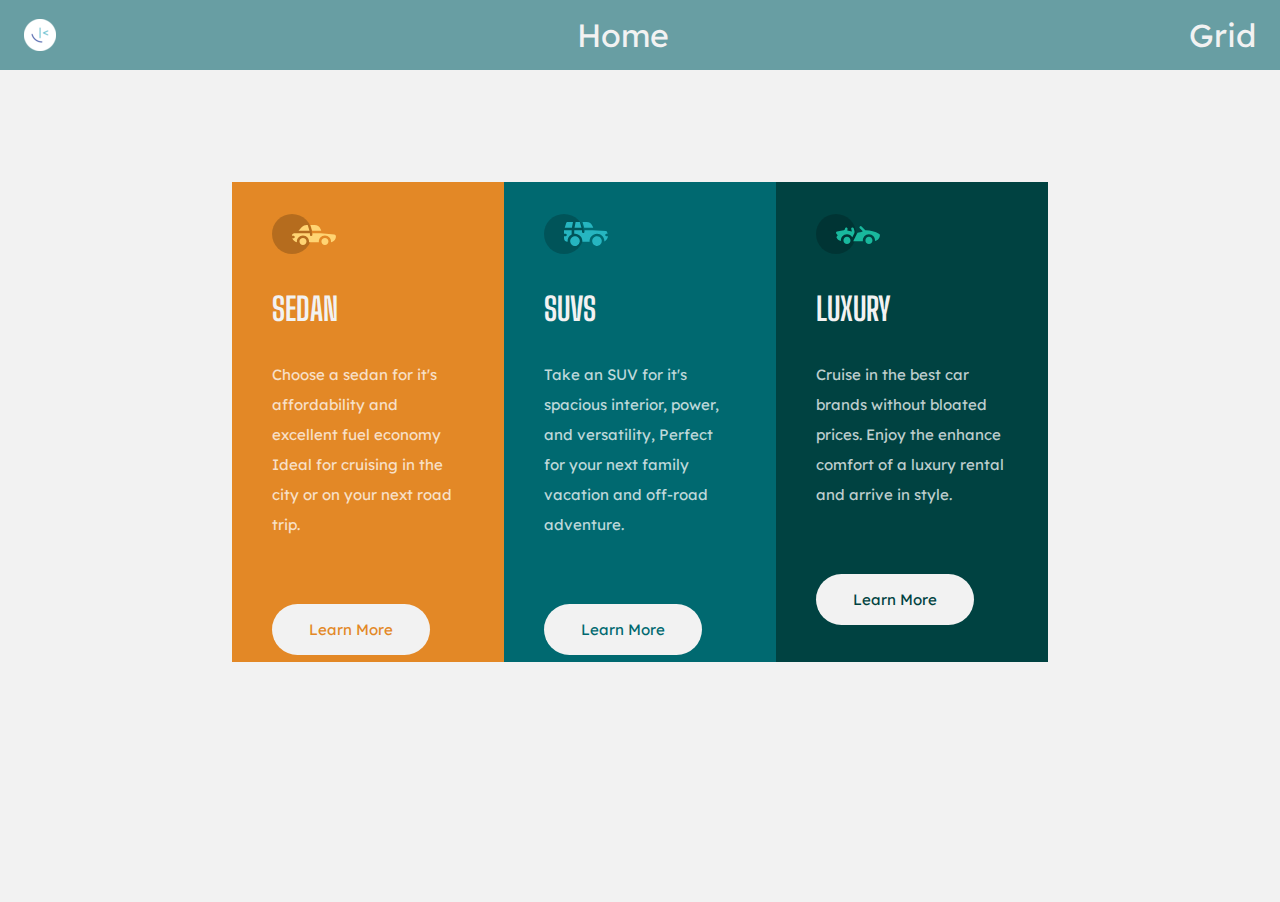
<file: index.html>
<!DOCTYPE html>
<html lang="en">
  <head>
    <meta charset="UTF-8" />
    <meta http-equiv="X-UA-Compatible" content="IE=edge" />
    <meta name="viewport" content="width=device-width, initial-scale=1.0" />
    <title>flex-box and grid</title>
    <!--fonts-->
    <link
      rel="stylesheet"
      href="https://fonts.google.com/specimen/Lexend+Deca"
    />
    <link
      rel="stylesheet"
      href="https://fonts.google.com/specimen/Big+Shoulders+Display"
    />
    <link rel="preconnect" href="https://fonts.googleapis.com" />
    <link rel="preconnect" href="https://fonts.gstatic.com" crossorigin />
    <link
      href="https://fonts.googleapis.com/css2?family=Nunito:wght@200&display=swap"
      rel="stylesheet"
    />
    <!--stylesheet-->
    <link rel="stylesheet" href="style.css" />
  </head>

  <body>
    <header>
      <nav class="navbar">
        <img src="favicon-32x32.png" alt="" />
        <a class="navbar-link" href="index.html">Home</a>
        <a class="navbar-link" href="grid.html">Grid</a>
      </nav>
    </header>
    <main>
      <div class="row">
        <div class="sedans car">
          <img src="icon-sedans.svg" class="img" alt="sedan" />
          <h1 class="header">sedan</h1>
          <p class="paragraph">
            Choose a sedan for it's affordability and excellent fuel economy
            Ideal for cruising in the city or on your next road trip.
          </p>
          <a class="btn-sedan btn" href="#">Learn More</a>
        </div>
        <div class="suvs car">
          <img src="icon-suvs.svg" class="img" alt="suv" />
          <h1 class="header">suvs</h1>
          <p class="paragraph">
            Take an SUV for it's spacious interior, power, and versatility,
            Perfect for your next family vacation and off-road adventure.
          </p>
          <a class="btn-suv btn" href="#">Learn More</a>
        </div>
        <div class="luxury car">
          <img src="icon-luxury.svg" class="img" alt="luxury" />
          <h1 class="header">luxury</h1>
          <p class="paragraph">
            Cruise in the best car brands without bloated prices. Enjoy the
            enhance comfort of a luxury rental and arrive in style.
          </p>
          <a class="btn-luxury btn" href="#">Learn More</a>
        </div>
      </div>
    </main>
  </body>
</html>
</file>
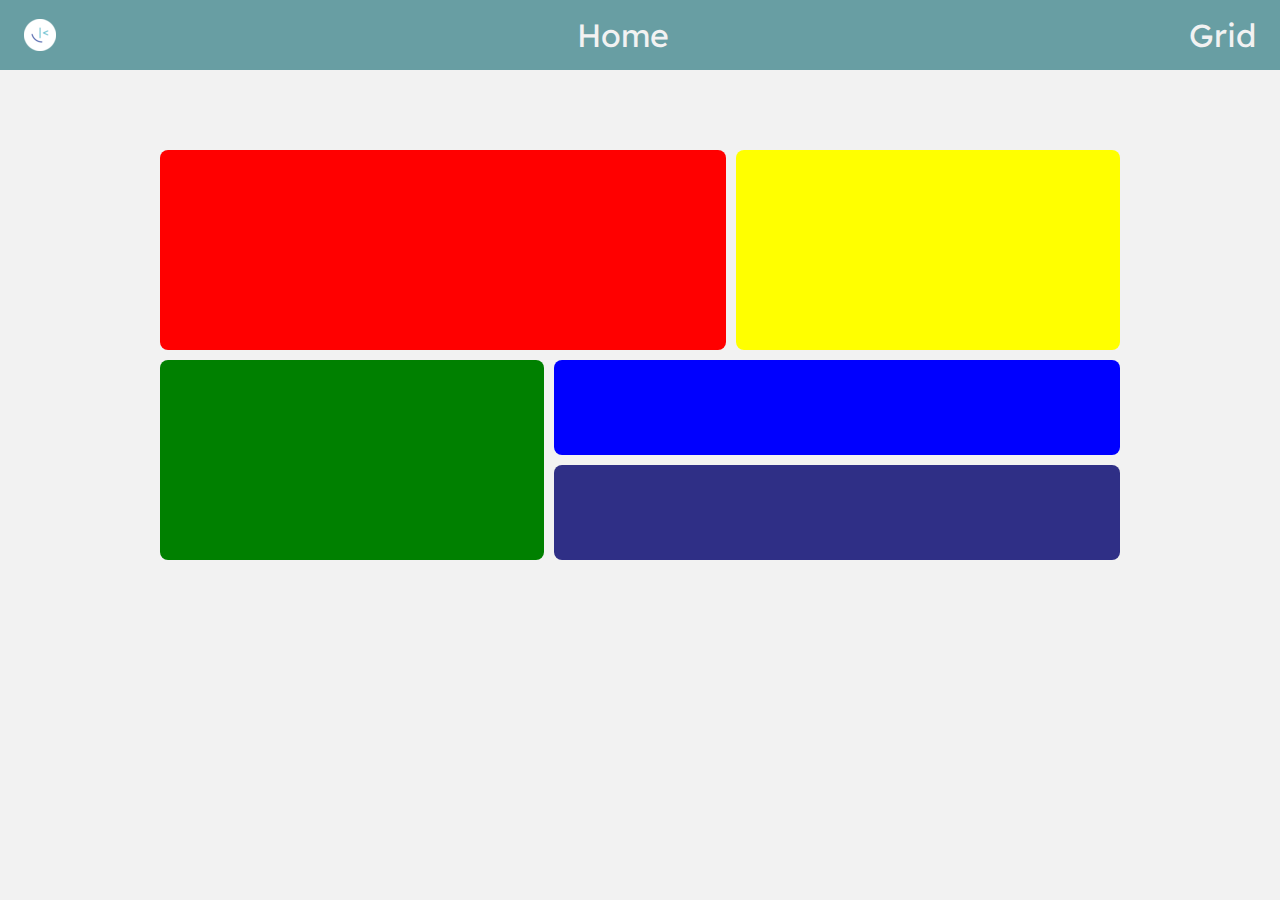
<file: grid.html>
<!DOCTYPE html>
<html lang="en">

<head>
    <meta charset="UTF-8">
    <meta http-equiv="X-UA-Compatible" content="IE=edge">
    <meta name="viewport" content="width=device-width, initial-scale=1.0">
    <title>grid</title>
    <link rel="stylesheet" href="style.css">
</head>

<body>
    <header>
        <nav class="navbar">
            <img src="favicon-32x32.png" alt="">
            <a class="navbar-link" href="index.html">Home</a>
            <a class="navbar-link" href="grid.html">Grid</a>
        </nav>
    </header>
    <main>
        <div class="grid">
            <div class="red"><span></span></div>
            <div class="yellow"><span></span></div>
            <div class="green"><span></span></div>
            <div class="blue"><span></span></div>
            <div class="sky-blue"><span></span></div>
        </div>
    </main>
</body>

</html>
</file>
<file: style.css>
@import url("https://fonts.googleapis.com/css2?family=Big+Shoulders+Display:wght@700&family=Lexend+Deca&display=swap");

* {
  margin: 0;
  padding: 0;
  box-sizing: border-box;
}

body {
  font-size: 15px;
  font-family: "Lexend Deca", sans-serif;
  font-weight: 400;
  min-width: 325px;
  max-width: 1440px;
  background-color: hsl(0, 0%, 95%);
}
.navbar {
  min-height: 70px;
  display: flex;
  justify-content: space-between;
  align-items: center;
  padding: 0 24px;
  background-color: hsla(184, 40%, 38%, 0.75);
}
.navbar-link {
  text-decoration: none;
  color: hsl(0, 0%, 95%);
  cursor: pointer;
  font-size: 2rem;
  font-weight: 400;
}
.row {
  display: flex;
  flex-direction: row;
  justify-content: center;
  margin-top: 7rem;
  margin-bottom: 5rem;
  padding-bottom: 10rem;
}

.sedans {
  background-color: hsl(31, 77%, 52%);
}
.suvs {
  background-color: hsl(184, 100%, 22%);
}
.luxury {
  background-color: hsl(179, 100%, 13%);
}
.car {
  height: 30rem;
  width: 17rem;
  padding-left: 2.5rem;
  padding-right: 2.5rem;
}
.img {
  margin-top: 2rem;
  margin-bottom: 2rem;
}
.header {
  text-transform: uppercase;
  font-family: "Big Shoulders Display", cursive;
  font-size: 2rem;
  font-weight: 700;
  margin-bottom: 2rem;
  color: hsl(0, 0%, 95%);
}
.paragraph {
  margin-bottom: 5rem;
  color: hsla(0, 0%, 100%, 0.75);
  line-height: 2;
}
.btn {
  background-color: hsl(0, 0%, 95%);
  padding: 1rem 2.3rem;
  border: none;
  border-radius: 3rem;
  text-align: center;
  text-decoration: none;
  cursor: pointer;
}
.btn-sedan {
  color: hsl(31, 77%, 52%);
}
.btn-suv {
  color: hsl(184, 100%, 22%);
}
.btn-luxury {
  color: hsl(179, 100%, 13%);
}
.btn:active,
.btn:hover {
  border: 2px solid hsl(0, 0%, 95%);
  color: hsl(0, 0%, 95%);
  background-color: transparent;
}
@media (max-width: 375px) {
  .nav-item:not(:last-child) {
    margin-right: 2rem;
  }
  .row {
    display: flex;
    flex-direction: column;
    margin: 0;
  }
  .car {
    margin: 0 auto;
    width: 100vw;
  }
}
@media (max-width: 745px) {
  .nav-item:not(:last-child) {
    margin-right: 2rem;
  }
  .row {
    display: flex;
    flex-direction: column;
    margin: 0;
  }
  .car {
    margin: 0 auto;
    width: 100vw;
  }
}
/* Grid page */
.grid {
  gap: 10px;
  display: grid;
  width: 60rem;
  margin: 5rem 10rem;
}
.grid > div {
  text-align: center;
  border-radius: 8px;
  height: 200px;
  padding: 20px;
  grid-template-rows: repeat(4, 1fr 1fr 1fr 1fr 1fr 1fr);
}
.red {
  background: red;
  grid-column: 1/4;
  grid-row: 1/5;
}
.yellow {
  background: yellow;
  grid-column: 4/6;
  grid-row: 1/5;
}
.green {
  background: green;
  grid-row: 5/7;
  grid-column: 1/3;
}
.blue {
  background: blue;
  grid-row: 5/6;
  grid-column: 3/6;
}
.sky-blue {
  background: rgb(47, 47, 134);
  grid-column: 3/6;
}

.blue,
.sky-blue {
  height: unset !important;
}
</file>
